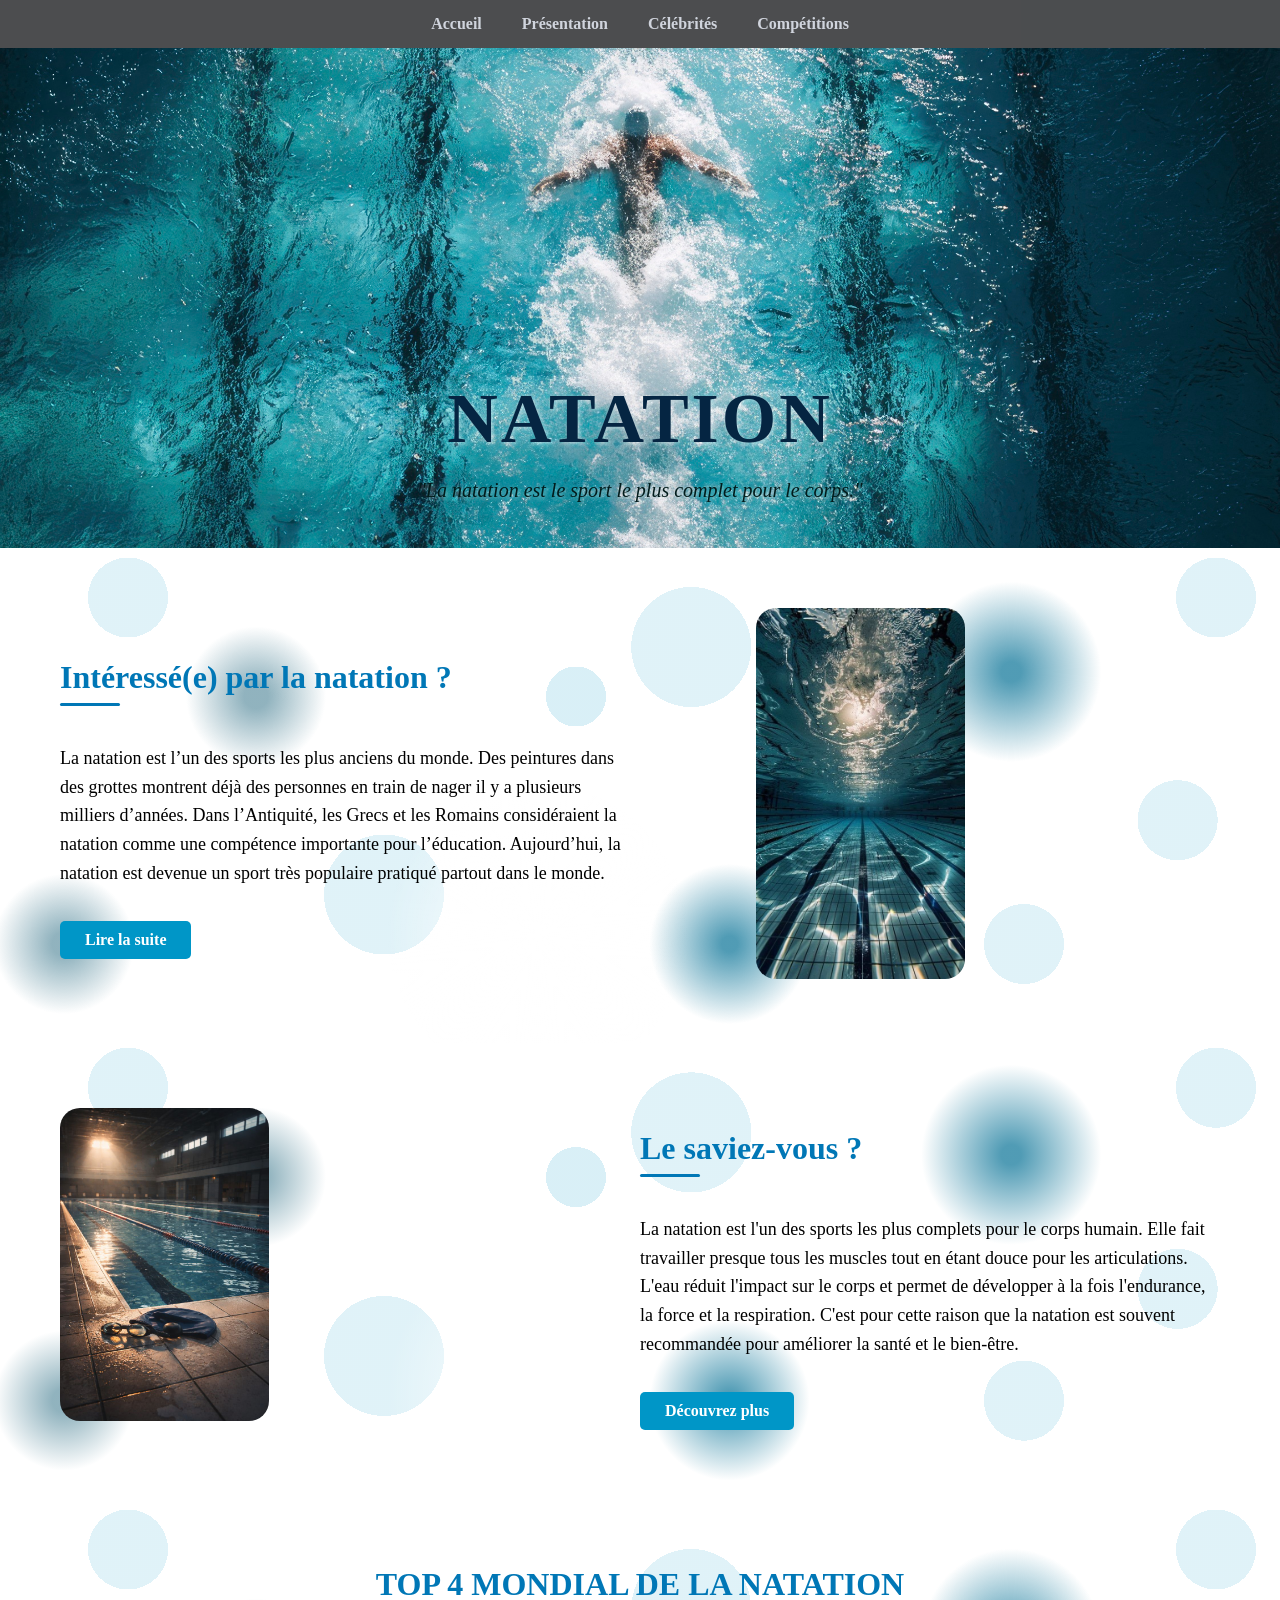
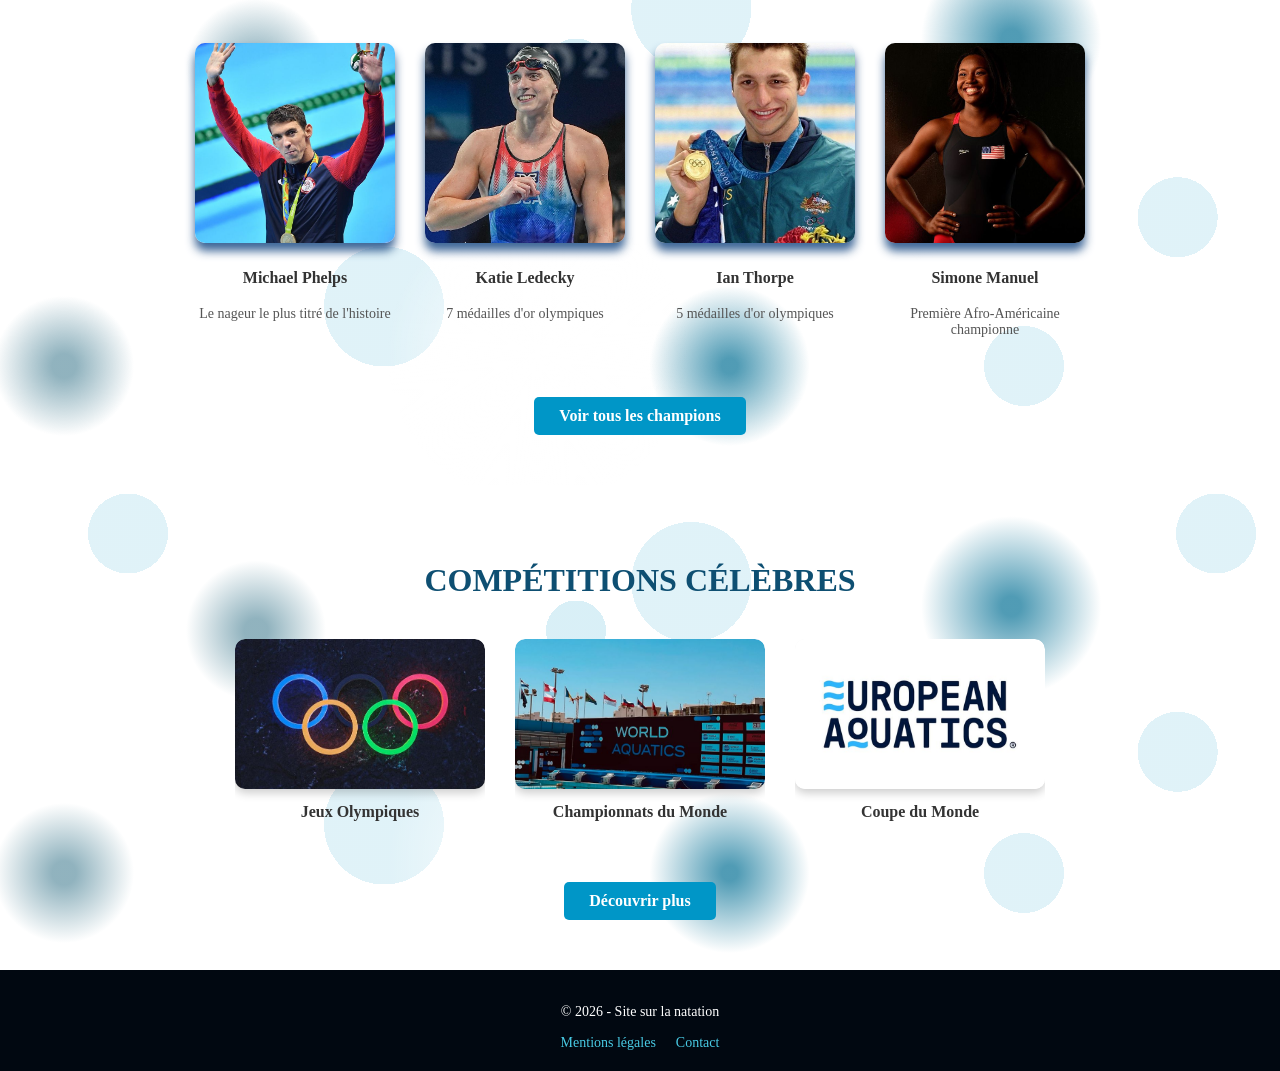
<file: index.html>
<!DOCTYPE html>
<html lang="fr">
<head>
  <meta charset="UTF-8">
  <meta name="viewport" content="width=device-width, initial-scale=1.0">
  <title>Natation - Le sport complet</title>
  <link rel="stylesheet" href="style.css">
</head>
<body>

<header>
  <nav>
    <ul>
      <li><a href="index.html">Accueil</a></li>
      <li><a href="presentation.html">Présentation</a></li>
      <li><a href="celebrites.html">Célébrités</a></li>
      <li><a href="competitions.html">Compétitions</a></li>
    </ul>
  </nav>
</header>

<div class="photo">
  <img src="un.jpg" alt="Natation">
</div>

<div class="titre-principal">
  <h1>NATATION</h1>
  <p class="citation">"La natation est le sport le plus complet pour le corps."</p>
</div>


<div class="why bulles">
  <div class="why-texte">
    <h2 class="titre-avec-barre">Intéressé(e) par la natation ?</h2>
    <p>
      La natation est l’un des sports les plus anciens du monde. 
      Des peintures dans des grottes montrent déjà des personnes en train de nager il y a plusieurs milliers d’années. Dans l’Antiquité, les Grecs et les Romains considéraient la natation comme une compétence importante pour l’éducation. Aujourd’hui, la natation est devenue un sport très populaire pratiqué partout dans le monde.
    </p>
    <a href="presentation.html" class="bouton">Lire la suite</a>
  </div>
  <div class="why-image">
    <img src="deux.jpg" alt="eau">
  </div>
</div>

<div class="saviez bulles">
  <div class="saviez-image">
    <img src="trois.jpg" alt="bien-être natation">
  </div>
  <div class="saviez-texte">
    <h2 class="titre-avec-barre">Le saviez-vous ?</h2>
    <p>
      La natation est l'un des sports les plus complets pour le corps humain.
      Elle fait travailler presque tous les muscles tout en étant douce pour les articulations.
      L'eau réduit l'impact sur le corps et permet de développer à la fois l'endurance, 
      la force et la respiration. C'est pour cette raison que la natation est souvent 
      recommandée pour améliorer la santé et le bien-être.
    </p>
    <a href="presentation.html#saviez" class="bouton">Découvrez plus</a>
  </div>
</div>

<div class="accueil-celebrites bulles">
  <h2>TOP 4 MONDIAL DE LA NATATION</h2>
  <div class="grille-celebrites">
    
    <a href="celebrites.html#phelps" class="celeb">
      <img src="quatre.jpg" alt="Michael Phelps">
      <p class="nom">Michael Phelps</p>
      <p class="texte-celeb">Le nageur le plus titré de l'histoire</p>
    </a>

    <a href="celebrites.html#Katie" class="celeb">
      <img src="cinq.jpg" alt="Katie Ledecky">
      <p class="nom">Katie Ledecky</p>
      <p class="texte-celeb">7 médailles d'or olympiques</p>
    </a>

    <a href="celebrites.html#ian" class="celeb">
      <img src="six.jpg" alt="Ian Thorpe">
      <p class="nom">Ian Thorpe</p>
      <p class="texte-celeb">5 médailles d'or olympiques</p>
    </a>

    <a href="celebrites.html#simone" class="celeb">
      <img src="sept.jpg" alt="Simone Manuel">
      <p class="nom">Simone Manuel</p>
      <p class="texte-celeb">Première Afro-Américaine championne</p>
    </a>

  </div>
  <a href="celebrites.html" class="bouton">Voir tous les champions</a>
</div>

<div class="accueil-competitions bulles">
  <h2>COMPÉTITIONS CÉLÈBRES</h2>
  <div class="competitions-container">

    <a href="competitions.html#jo" class="compet">
      <img src="huit.jpg" alt="Jeux Olympiques">
      <p class="nom">Jeux Olympiques</p>
      <div class="flou-flou">
        <p>Découvrez les dernières actualités des Jeux Olympiques</p>
      </div>
    </a>

    <a href="competitions.html#monde" class="compet">
      <img src="neuf.jpg" alt="Championnats du Monde">
      <p class="nom">Championnats du Monde</p>
      <div class="flou-flou">
        <p>Suivez les championnats du monde de natation</p>
      </div>
    </a>

    <a href="competitions.html#coupe" class="compet">
      <img src="dix.jpg" alt="Coupe du Monde">
      <p class="nom">Coupe du Monde</p>
      <div class="flou-flou">
        <p>Le circuit international de natation</p>
      </div>
    </a>

  </div>
  <a href="competitions.html" class="bouton">Découvrir plus</a>
</div>

<footer>
  <div class="footer1">
    <p>© 2026 - Site sur la natation</p>
    <div class="footer-liens">
      <a href="mentions.html">Mentions légales</a>
      <a href="contact.html">Contact</a>
    </div>
  </div>
</footer>
</body>
</html>
</file>
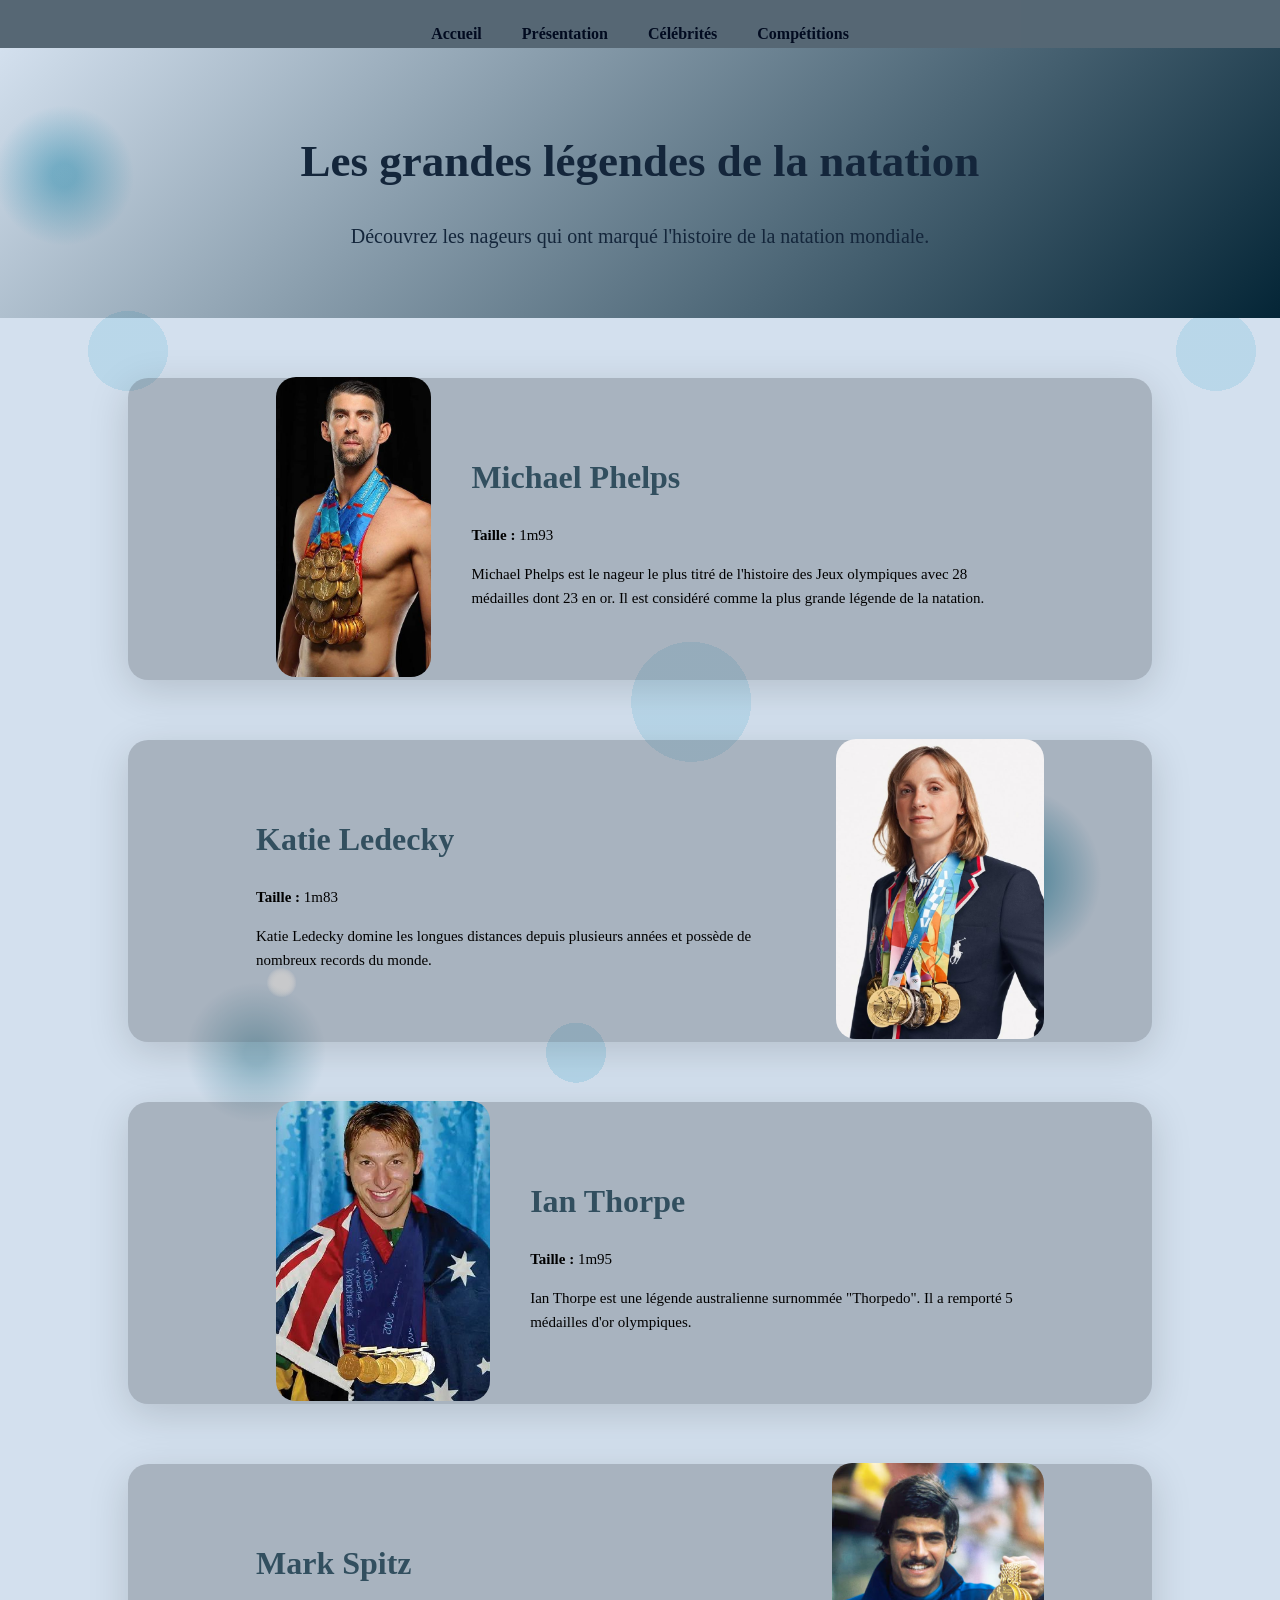
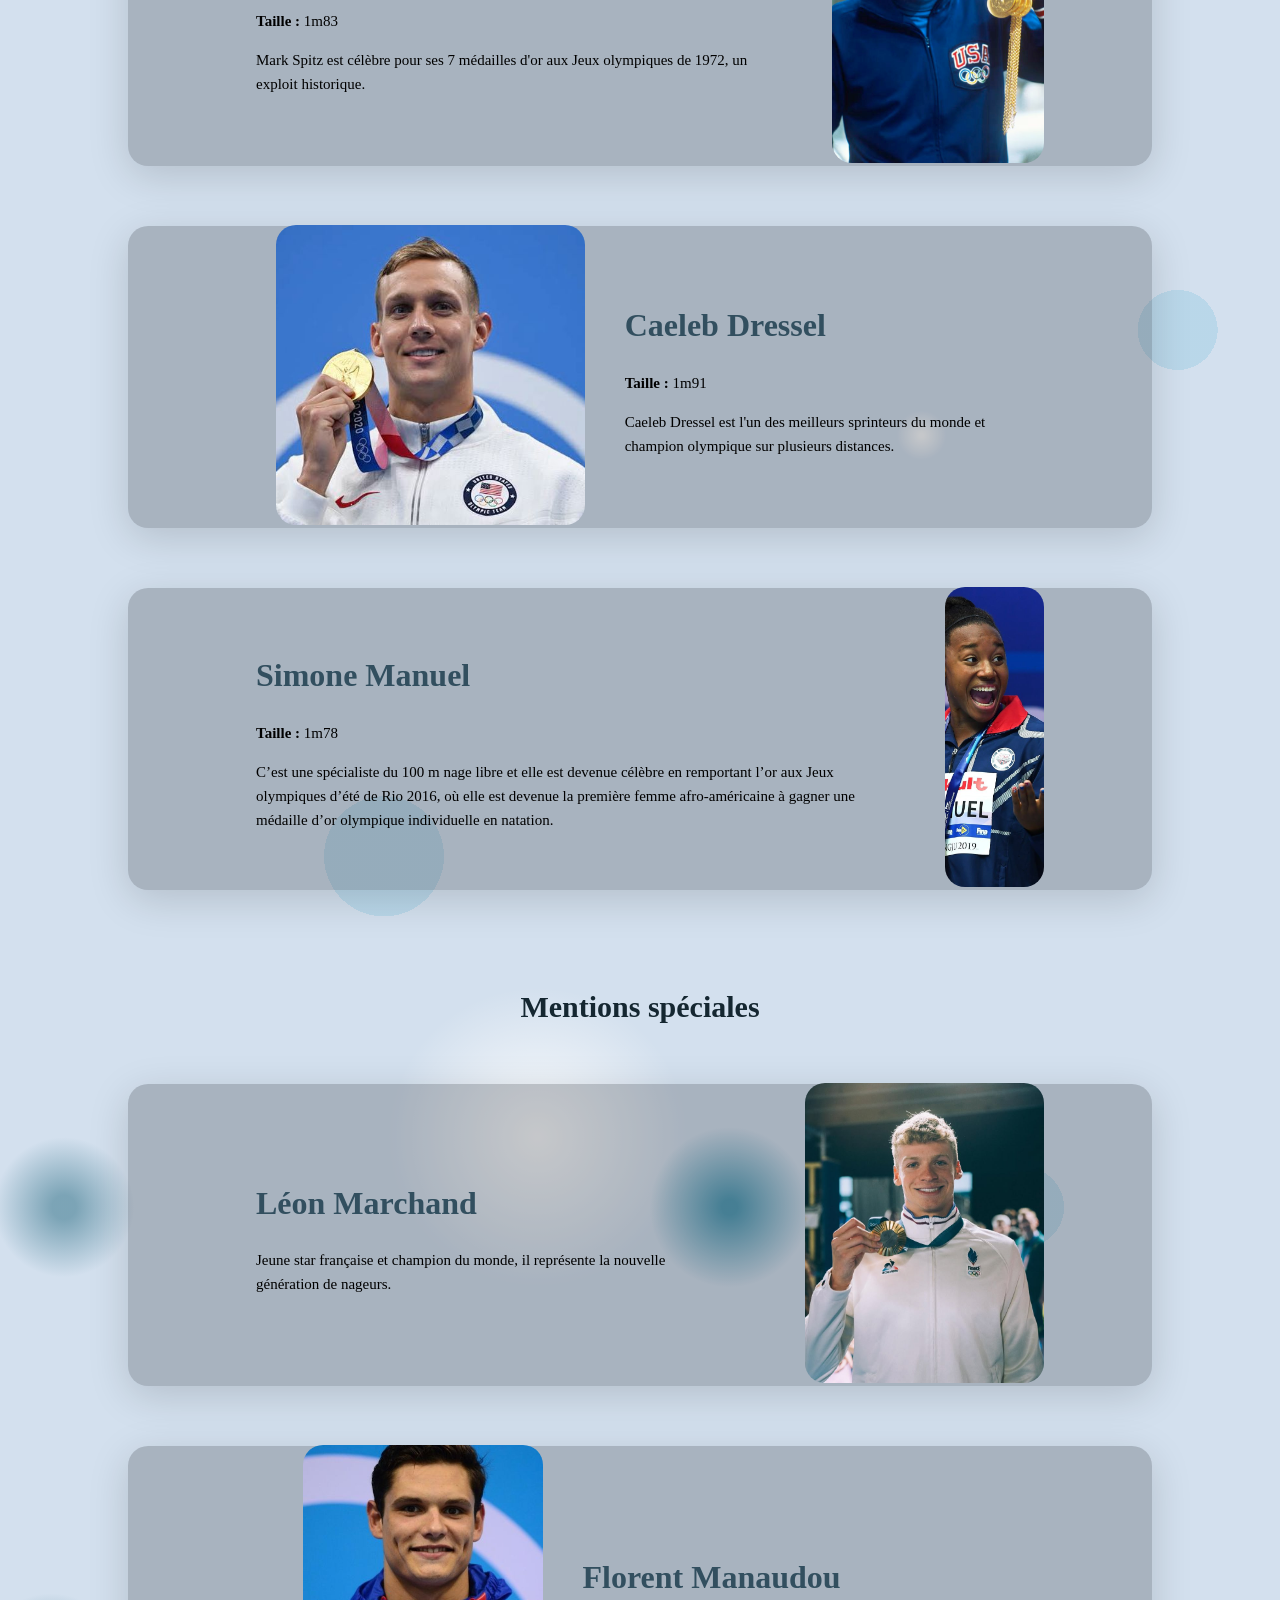
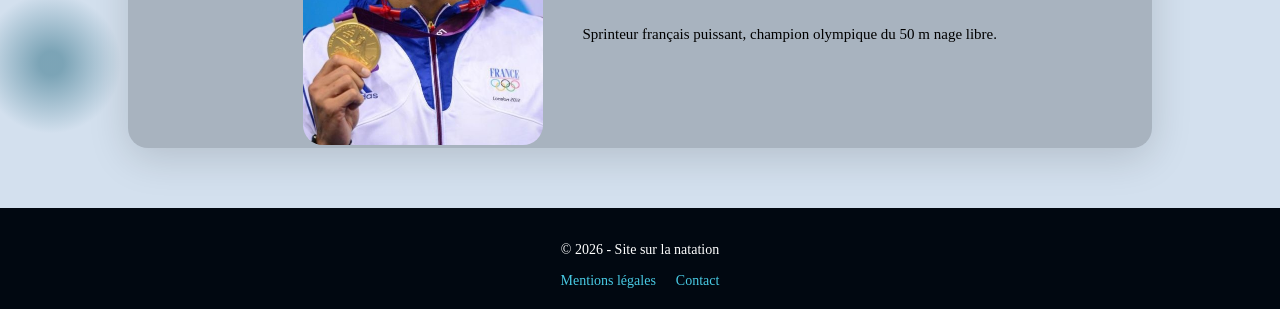
<file: celebrites.html>
<!DOCTYPE html>
<html lang="fr">

<head>
<meta charset="UTF-8">
<title>Célébrités de la Natation</title>
<link rel="stylesheet" href="Style3.css">
</head>

<body class="bulles">

<header>
<nav>
<h1 class="logo"></h1>
<ul>

<li><a href="index.html">Accueil</a></li>
<li><a href="presentation.html">Présentation</a></li>
<li><a href="celebrites.html">Célébrités</a></li>
<li><a href="competitions.html">Compétitions</a></li>

</ul>
</nav>
</header>

<section class="hero">

<h2>Les grandes légendes de la natation</h2>

<p>
Découvrez les nageurs qui ont marqué l'histoire de la natation mondiale.
</p>

</section>

<section class="celebrite" id="phelps">

<div class="image">
<img src="dixneuf.jpg" alt="Michael Phelps">
</div>

<div class="texte">

<h2>Michael Phelps</h2>

<p><strong>Taille :</strong> 1m93</p>

<p>
Michael Phelps est le nageur le plus titré de l'histoire des Jeux olympiques
avec 28 médailles dont 23 en or. Il est considéré comme la plus grande
légende de la natation.
</p>

</div>

</section>

<section class="celebrite inverse" id="Katie">

<div class="image">
<img src="vingt.jpg" alt="Katie Ledecky">
</div>

<div class="texte">

<h2>Katie Ledecky</h2>

<p><strong>Taille :</strong> 1m83</p>

<p>
Katie Ledecky domine les longues distances depuis plusieurs années
et possède de nombreux records du monde.
</p>

</div>

</section>

<section class="celebrite" id="ian">

<div class="image">
<img src="vingtetun.jpg" alt="Ian Thorpe">
</div>

<div class="texte">

<h2>Ian Thorpe</h2>

<p><strong>Taille :</strong> 1m95</p>

<p>
Ian Thorpe est une légende australienne surnommée "Thorpedo".
Il a remporté 5 médailles d'or olympiques.
</p>

</div>

</section>

<section class="celebrite inverse" id="Mark">

<div class="image">
<img src="vingtdeux.jpg" alt="Mark Spitz">
</div>

<div class="texte">

<h2>Mark Spitz</h2>

<p><strong>Taille :</strong> 1m83</p>

<p>
Mark Spitz est célèbre pour ses 7 médailles d'or aux Jeux olympiques de 1972,
un exploit historique.
</p>

</div>

</section>

<section class="celebrite" id="Caeleb">

<div class="image">
<img src="vingttrois.jpg" alt="Caeleb Dressel">
</div>

<div class="texte">

<h2>Caeleb Dressel</h2>

<p><strong>Taille :</strong> 1m91</p>

<p>
Caeleb Dressel est l'un des meilleurs sprinteurs du monde
et champion olympique sur plusieurs distances.
</p>

</div>

</section>

<section class="celebrite" id="simone">
<div class="texte">

<h2>Simone Manuel</h2>

<p><strong>Taille :</strong> 1m78</p>

<p>
C’est une spécialiste du 100 m nage libre et elle est devenue célèbre en remportant l’or aux Jeux olympiques d’été de Rio 2016, où elle est devenue la première femme afro-américaine à gagner une médaille d’or olympique individuelle en natation.
</p>

</div>
<div class="image">
<img src="vingtquatre.jpg" alt="Simone">
</div>

</section>


<section class="titre-section">

<h2>Mentions spéciales</h2>

</section>

<section class="celebrite inverse">

<div class="image">
<img src="vingtcinq.jpg">
</div>

<div class="texte">

<h2>Léon Marchand</h2>

<p>
Jeune star française et champion du monde,
il représente la nouvelle génération de nageurs.
</p>

</div>

</section>

<section class="celebrite">

<div class="image">
<img src="vingtsix.jpg">
</div>

<div class="texte">

<h2>Florent Manaudou</h2>

<p>
Sprinteur français puissant, champion olympique du 50 m nage libre.
</p>

</div>

</section>


<footer>
  <div class="footer1">
    <p>© 2026 - Site sur la natation</p>
    <div class="footer-liens">
      <a href="mentions.html">Mentions légales</a>
      <a href="contact.html">Contact</a>
    </div>
  </div>
</footer>
</body>
</html>
</file>
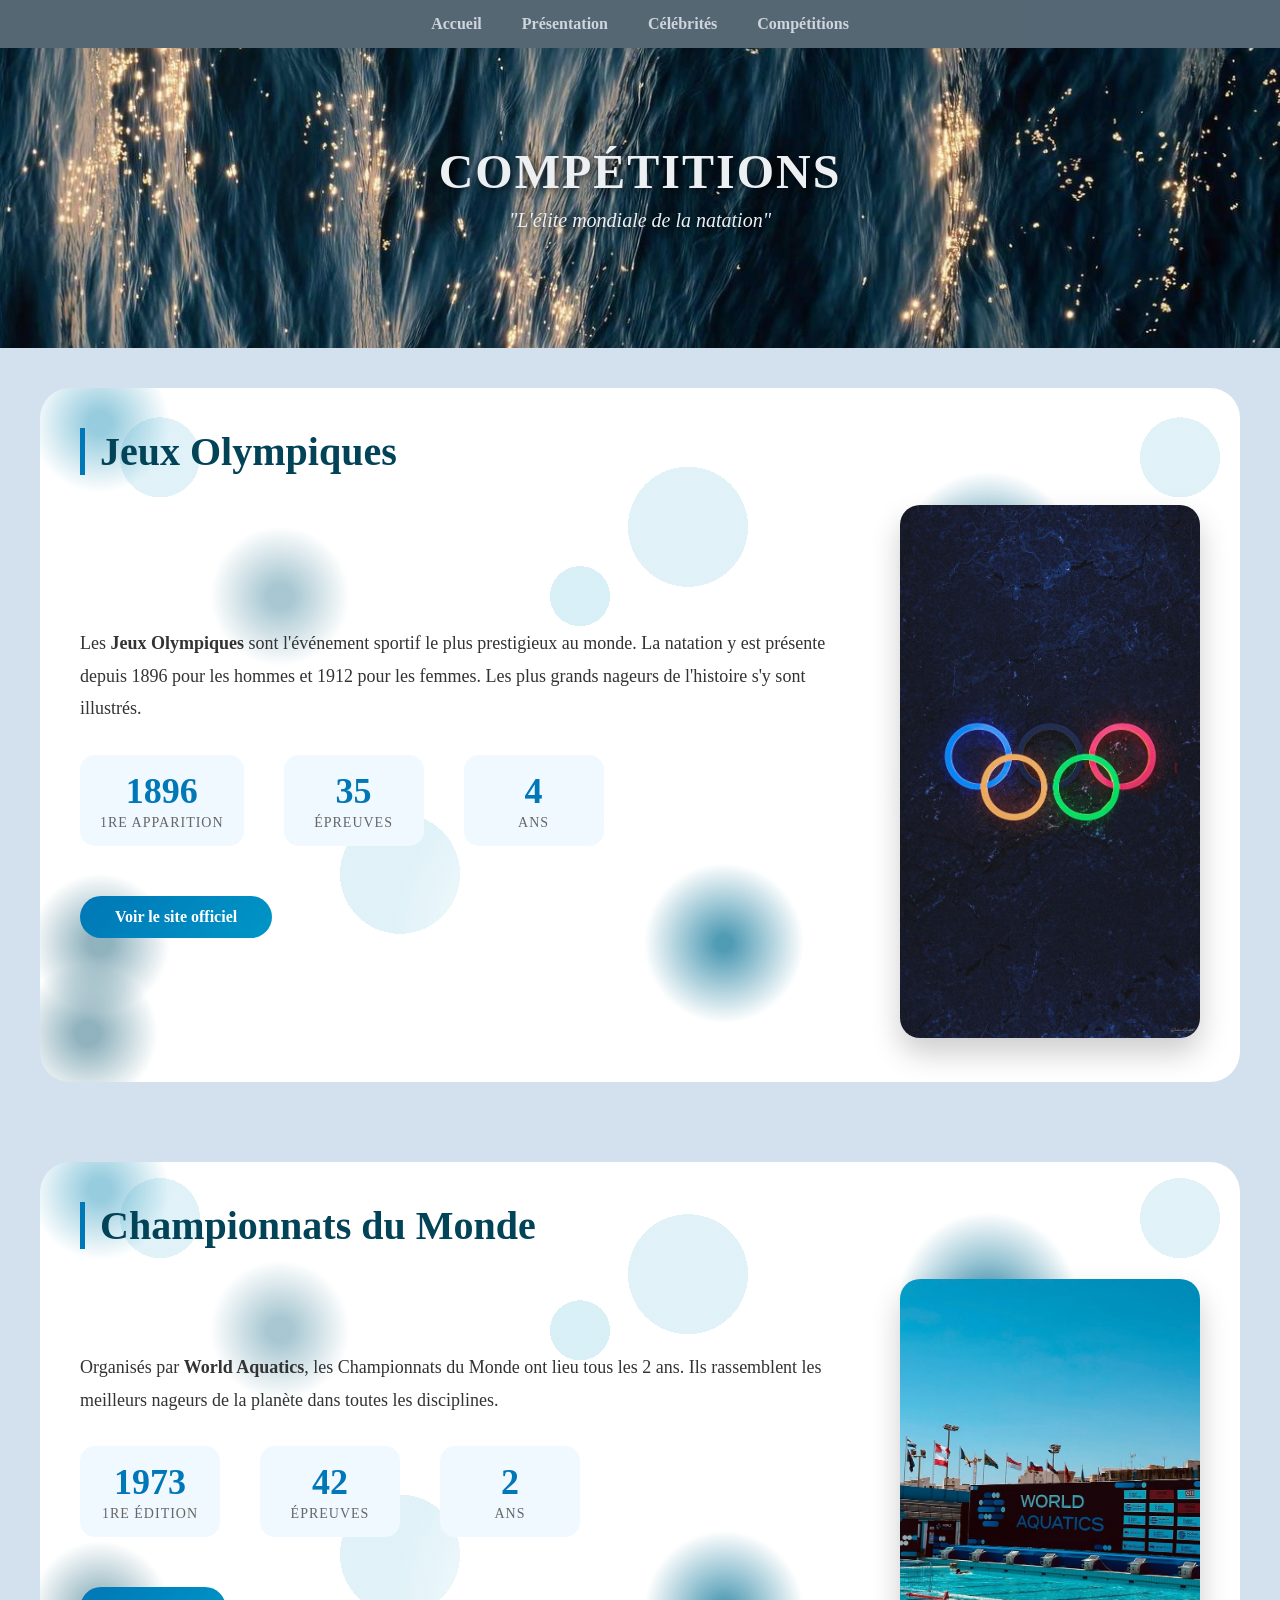
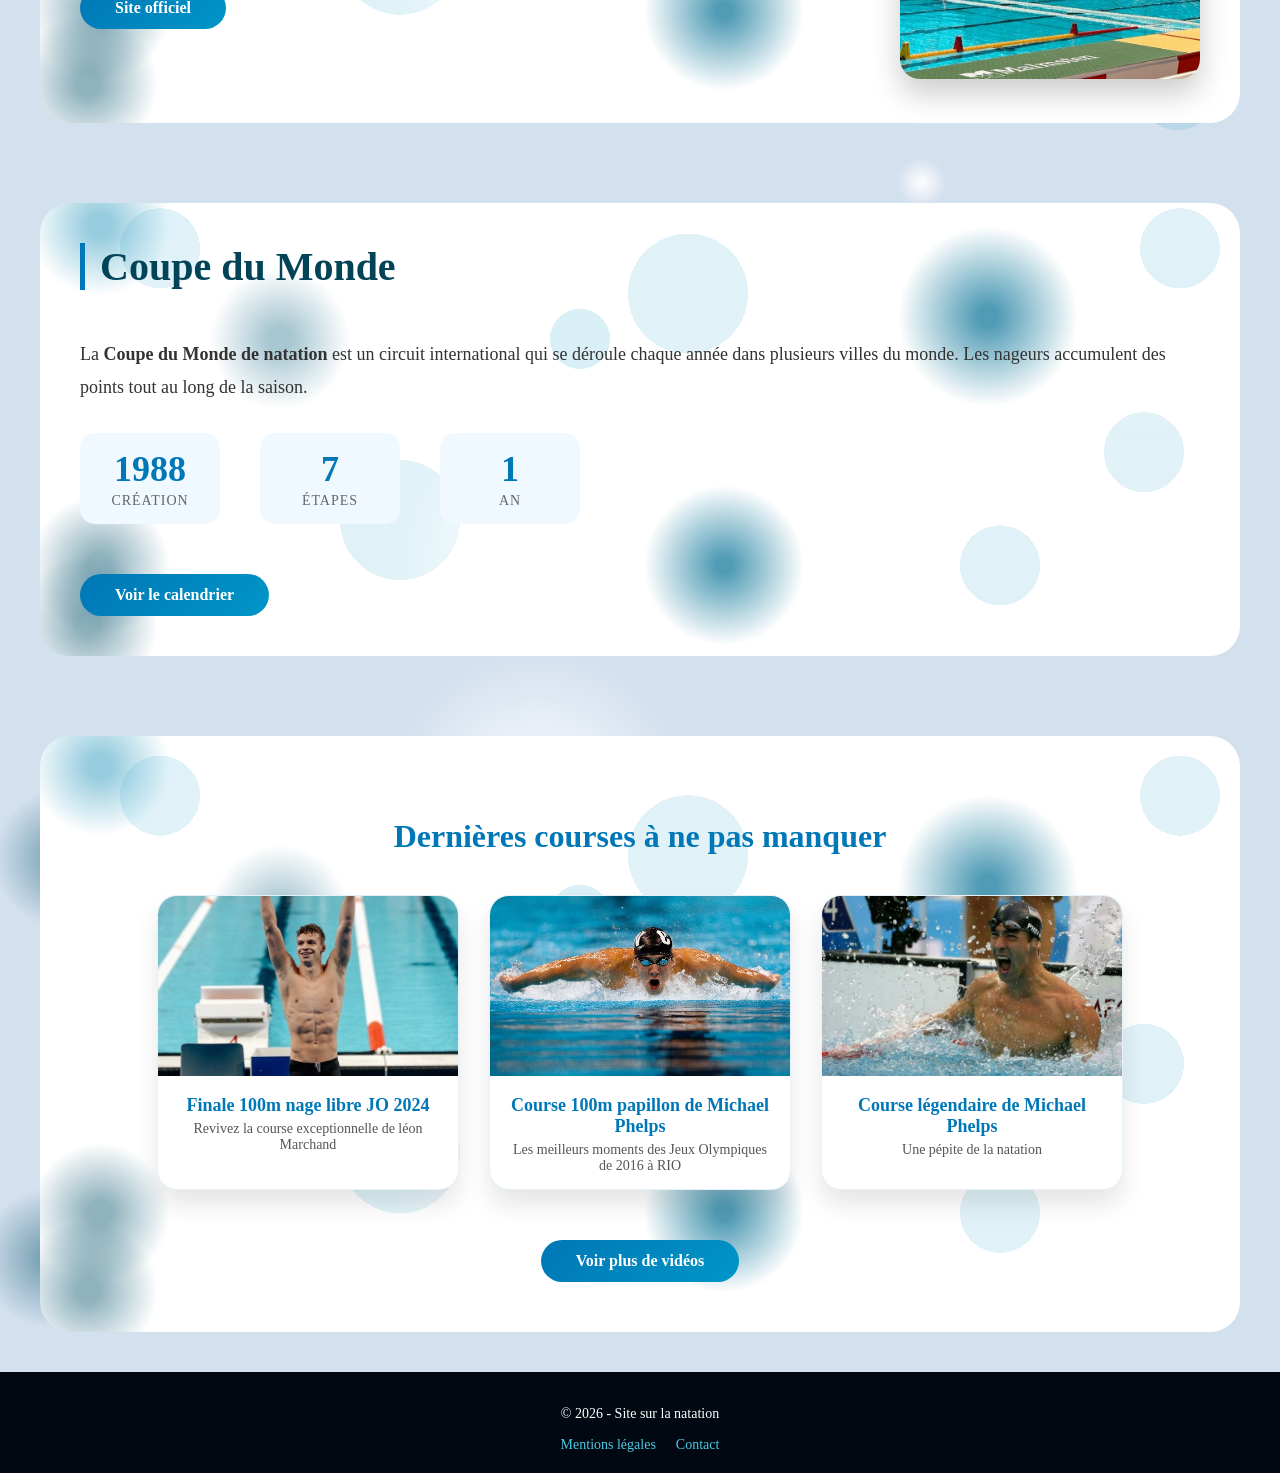
<file: competitions.html>
<!DOCTYPE html>
<html lang="fr">
<head>
  <meta charset="UTF-8">
  <meta name="viewport" content="width=device-width, initial-scale=1.0">
  <title>Compétitions de natation</title>
  <link rel="stylesheet" href="style4.css">
</head>
<body class="bulles">

<header>
  <nav>
    <ul>
      <li><a href="index.html">Accueil</a></li>
      <li><a href="presentation.html">Présentation</a></li>
      <li><a href="celebrites.html">Célébrités</a></li>
      <li><a href="competitions.html" class="actif">Compétitions</a></li>
    </ul>
  </nav>
</header>

<div class="photo-haut" style="height: 300px;">
  <img src="vingtsept.jpg" alt="Compétition de natation">
  <div class="titre-haut">
    <h1>COMPÉTITIONS</h1>
    <p class="citation">"L'élite mondiale de la natation"</p>
  </div>
</div>

<main class="page-competitions">

  <section id="jo" class="section-competition bulles">
    <h2 class="titre-competition">Jeux Olympiques</h2>
    
    <div class="contenu-competition">
      <div class="texte-competition">
        <p>
          Les <strong>Jeux Olympiques</strong> sont l'événement sportif le plus prestigieux au monde. 
          La natation y est présente depuis 1896 pour les hommes et 1912 pour les femmes.
          Les plus grands nageurs de l'histoire s'y sont illustrés.
        </p>
        <div class="stats-competition">
          <div class="stat">
            <span class="chiffre-stat">1896</span>
            <span class="label-stat">1re apparition</span>
          </div>
          <div class="stat">
            <span class="chiffre-stat">35</span>
            <span class="label-stat">épreuves</span>
          </div>
          <div class="stat">
            <span class="chiffre-stat">4</span>
            <span class="label-stat">ans</span>
          </div>
        </div>
        <a href="https://www.olympics.com/fr/sports/natation/" target="_blank" class="bouton-competition">Voir le site officiel</a>
      </div>
      <div class="image-competition petit">
        <img src="huit.jpg" alt="Piscine olympique" >
      </div>
    </div>
  </section>

  <section id="monde" class="section-competition bulles">
    <h2 class="titre-competition">Championnats du Monde</h2>
    
    <div class="contenu-competition reverse">
      <div class="image-competition petit">
        <img src="neuf.jpg" alt="Championnats du Monde">
      </div>
      <div class="texte-competition">
        <p>
          Organisés par <strong>World Aquatics</strong>, les Championnats du Monde ont lieu tous les 2 ans.
          Ils rassemblent les meilleurs nageurs de la planète dans toutes les disciplines.
        </p>
        <div class="stats-competition">
          <div class="stat">
            <span class="chiffre-stat">1973</span>
            <span class="label-stat">1re édition</span>
          </div>
          <div class="stat">
            <span class="chiffre-stat">42</span>
            <span class="label-stat">épreuves</span>
          </div>
          <div class="stat">
            <span class="chiffre-stat">2</span>
            <span class="label-stat">ans</span>
          </div>
        </div>
        <a href="https://www.worldaquatics.com/" target="_blank" class="bouton-competition">Site officiel</a>
      </div>
    </div>
  </section>

  <section id="coupe" class="section-competition bulles">
    <h2 class="titre-competition">Coupe du Monde</h2>
    
    <div class="contenu-competition">
      <div class="texte-competition">
        <p>
          La <strong>Coupe du Monde de natation</strong> est un circuit international qui se déroule 
          chaque année dans plusieurs villes du monde. Les nageurs accumulent des points 
          tout au long de la saison.
        </p>
        <div class="stats-competition">
          <div class="stat">
            <span class="chiffre-stat">1988</span>
            <span class="label-stat">création</span>
          </div>
          <div class="stat">
            <span class="chiffre-stat">7</span>
            <span class="label-stat">étapes</span>
          </div>
          <div class="stat">
            <span class="chiffre-stat">1</span>
            <span class="label-stat">an</span>
          </div>
        </div>
        <a href="https://www.worldaquatics.com/competitions/world-cup" target="_blank" class="bouton-competition">Voir le calendrier</a>
      </div>
    </div>
  </section>

  <section class="conteneur-video bulles">
    <h3>Dernières courses à ne pas manquer</h3>
    <div class="grille-video">
      
      <a href="videoprojectone.mp4" target="_blank" class="carte-video">
        <img src="vingthuit.jpg" alt="Finale 100m nage libre">
        <h4>Finale 100m nage libre JO 2024</h4>
        <p>Revivez la course exceptionnelle de léon Marchand</p>
      </a>

      <a href="videoprojecttwo.mp4" target="_blank" class="carte-video">
        <img src="vingtneuf.jpg" alt="Record du monde 200m papillon">
        <h4>Course 100m papillon de Michael Phelps</h4>
        <p>Les meilleurs moments des Jeux Olympiques de 2016 à RIO</p>
      </a>

      <a href="videoprojectthree.mp4" target="_blank" class="carte-video">
        <img src="trente.jpg" alt="Coupe du Monde">
        <h4>Course légendaire de Michael Phelps</h4>
        <p>Une pépite de la natation</p>
      </a>

    </div>
    <a href="https://www.youtube.com/results?search_query=natation+competition" target="_blank" class="bouton-video">Voir plus de vidéos</a>
  </section>

</main>

<footer>
  <div class="footer1">
    <p>© 2026 - Site sur la natation</p>
    <div class="footer-liens">
      <a href="mentions.html">Mentions légales</a>
      <a href="contact.html">Contact</a>
    </div>
  </div>
</footer>

</body>
</html>
</file>
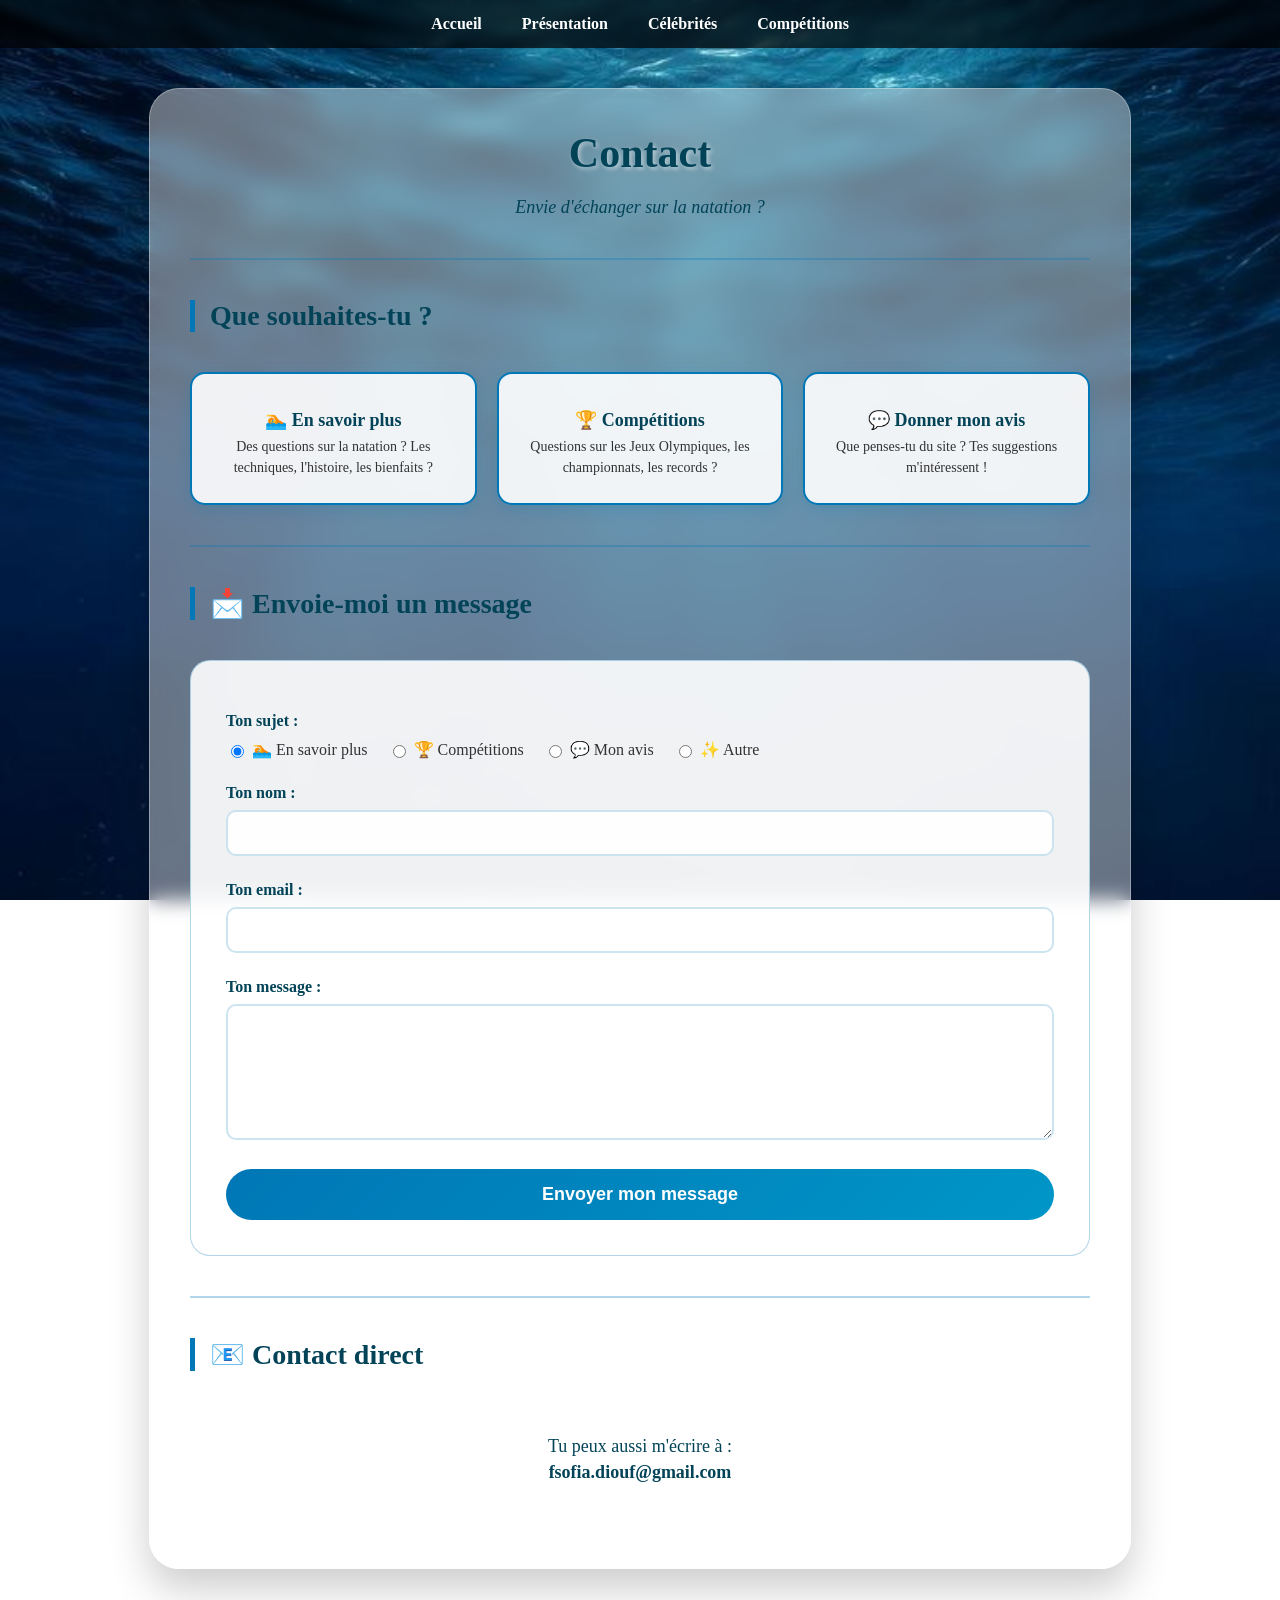
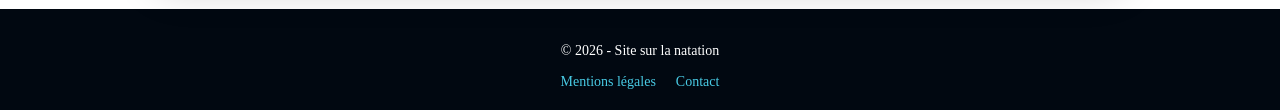
<file: contact.html>
<!DOCTYPE html>
<html lang="en">
<head>
  <meta charset="UTF-8">
  <title>Contact - Natation</title>
  <link rel="stylesheet" href="style6.css">
</head>
<body class="page-avec-fond">

<header>
  <nav>
    <ul>
      <li><a href="index.html">Accueil</a></li>
      <li><a href="presentation.html">Présentation</a></li>
      <li><a href="celebrites.html">Célébrités</a></li>
      <li><a href="competitions.html">Compétitions</a></li>
    </ul>
  </nav>
</header>

<main class="bloc-contact">
  
  <h1>Contact</h1>
  <p class="sous-titre"><i>Envie d'échanger sur la natation ?</i></p>

  <hr class="separateur">

  <h2 class="titre-section">Que souhaites-tu ?</h2>

  <div class="grille-options">
    <div class="carte-option">
      <h3>🏊 En savoir plus</h3>
      <p>Des questions sur la natation ? Les techniques, l'histoire, les bienfaits ?</p>
    </div>
    <div class="carte-option">
      <h3>🏆 Compétitions</h3>
      <p>Questions sur les Jeux Olympiques, les championnats, les records ?</p>
    </div>
    <div class="carte-option">
      <h3>💬 Donner mon avis</h3>
      <p>Que penses-tu du site ? Tes suggestions m'intéressent !</p>
    </div>
  </div>

  <hr class="separateur">

  <h2 class="titre-section">📩 Envoie-moi un message</h2>

  <form action="mailto:fsofia.diouf@gmail.com" method="post" enctype="text/plain" class="formulaire-contact">
    
    <div class="groupe-radio">
      <p class="label-groupe"><strong>Ton sujet :</strong></p>
      <div class="options-radio">
        <label class="radio-label">
          <input type="radio" name="sujet" value="En savoir plus" checked> 🏊 En savoir plus
        </label>
        <label class="radio-label">
          <input type="radio" name="sujet" value="Compétitions"> 🏆 Compétitions
        </label>
        <label class="radio-label">
          <input type="radio" name="sujet" value="Avis"> 💬 Mon avis
        </label>
        <label class="radio-label">
          <input type="radio" name="sujet" value="Autre"> ✨ Autre
        </label>
      </div>
    </div>
    
    <div class="champ-formulaire">
      <label for="nom"><strong>Ton nom :</strong></label>
      <input type="text" id="nom" name="nom" required>
    </div>
    
    <div class="champ-formulaire">
      <label for="email"><strong>Ton email :</strong></label>
      <input type="email" id="email" name="email" required>
    </div>
    
    <div class="champ-formulaire">
      <label for="message"><strong>Ton message :</strong></label>
      <textarea id="message" name="message" rows="6" required></textarea>
    </div>
    
    <button type="submit" class="bouton-envoi">Envoyer mon message</button>
    
  </form>

  <hr class="separateur">

  <h2 class="titre-section">📧 Contact direct</h2>
  <div class="email-direct">
    <p>Tu peux aussi m'écrire à :</p>
    <p class="email-adresse"><strong>fsofia.diouf@gmail.com</strong></p>
  </div>

</main>

<footer>
  <div class="footer1">
    <p>© 2026 - Site sur la natation</p>
    <div class="footer-liens">
      <a href="mentions.html">Mentions légales</a>
      <a href="contact.html">Contact</a>
    </div>
  </div>
</footer>

</body>
</html>
</file>
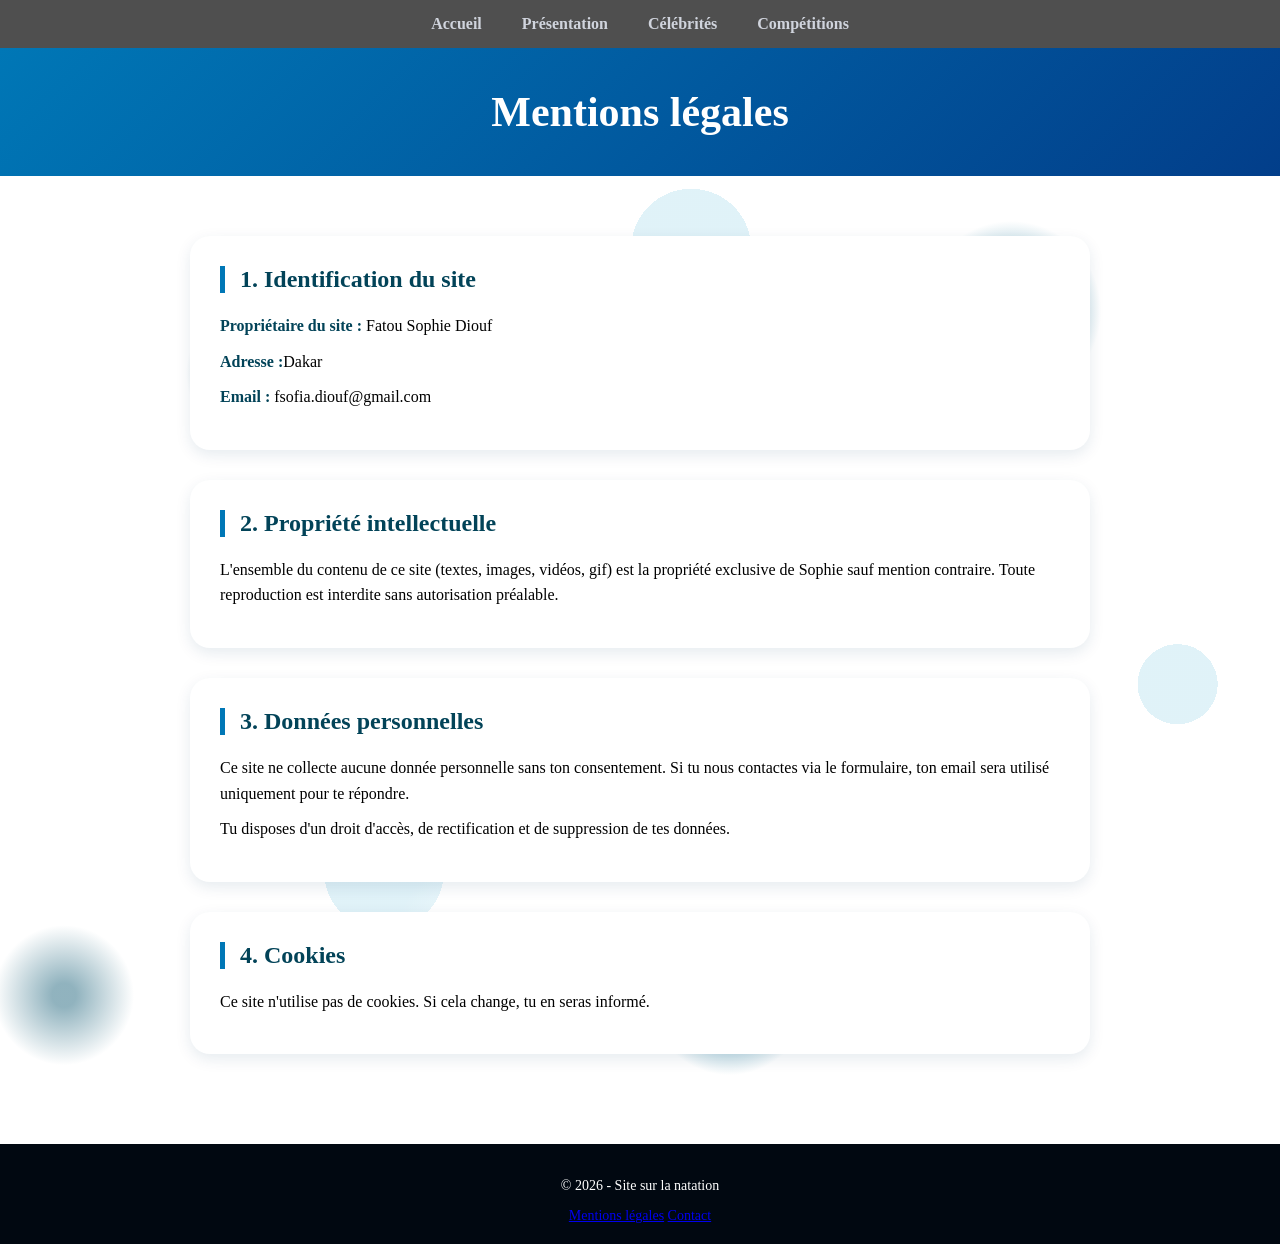
<file: Mentions.html>
<!DOCTYPE html>
<html lang="fr">
<head>
  <meta charset="UTF-8">
  <meta name="viewport" content="width=device-width, initial-scale=1.0">
  <title>Mentions légales - Natation</title>
  <link rel="stylesheet" href="style.css">
</head>
<body class="bulles">

<header>
  <nav>
    <ul>
      <li><a href="index.html">Accueil</a></li>
      <li><a href="presentation.html">Présentation</a></li>
      <li><a href="celebrites.html">Célébrités</a></li>
      <li><a href="competitions.html">Compétitions</a></li>
    </ul>
  </nav>
</header>

<div class="page-titre">
  <h1>Mentions légales</h1>
</div>

<main class="presentation mentions-container">

  <section class="mentions-section">
    <h2>1. Identification du site</h2>
    
    <p><strong>Propriétaire du site :</strong> Fatou Sophie Diouf</p>
    <p><strong>Adresse :</strong>Dakar</p>
    <p><strong>Email :</strong> fsofia.diouf@gmail.com</p>
  </section>

  <section class="mentions-section">
    <h2>2. Propriété intellectuelle</h2>
    
    <p>L'ensemble du contenu de ce site (textes, images, vidéos, gif) est la propriété exclusive de Sophie sauf mention contraire. Toute reproduction est interdite sans autorisation préalable.</p>
  </section>

  <section class="mentions-section">
    <h2>3. Données personnelles</h2>
    
    <p>Ce site ne collecte aucune donnée personnelle sans ton consentement. Si tu nous contactes via le formulaire, ton email sera utilisé uniquement pour te répondre.</p>
    
    <p>Tu disposes d'un droit d'accès, de rectification et de suppression de tes données.</p>
  </section>

  <section class="mentions-section">
    <h2>4. Cookies</h2>
    
    <p>Ce site n'utilise pas de cookies. Si cela change, tu en seras informé.</p>
  </section>

</main>

<footer>
  <div class="footer-content">
    <p>© 2026 - Site sur la natation</p>
    <div class="footer-links">
      <a href="mentions.html">Mentions légales</a>
      <a href="contact.html">Contact</a>
    </div>
  </div>
</footer>

</body>
</html>
</file>
<file: style.css>
body {
  margin: 0;
  font-family: Georgia, 'Times New Roman', Times, serif;
  background: #f4f9ff;
}

header {
  background: #000000b0;
  padding: 15px;
  position: sticky;
  top: 0;
  z-index: 1000;
}

nav ul {
  display: flex;
  justify-content: center;
  list-style: none;
  padding: 0;
  margin: 0;
}

nav li {
  margin: 0 20px;
}

nav a {
  color: rgb(208, 212, 221);
  text-decoration: none;
  font-weight: bold;
}

nav a:hover {
  color: #3c6c75;
}

.photo {
  width: 100%;
  height: 500px;
  overflow: hidden;
}

.photo img {
  width: 100%;
  height: 100%;
  object-fit: cover;
}

.titre-principal {
  position: absolute;
  top: 50%;
  left: 50%;
  transform: translate(-50%, -50%);
  text-align: center;
  color: rgb(5, 37, 66);
  z-index: 10;
  text-shadow: 2px 2px 4px rgba(255, 255, 255, 0.5);
}

.titre-principal h1 {
  font-size: 70px;
  margin: 0;
  letter-spacing: 3px;
  font-family: Georgia, 'Times New Roman', Times, serif;
}

.citation {
  font-style: italic;
  font-size: 20px;
  color: rgb(2, 27, 27);
  margin-top: 20px;
}

.titre-avec-barre {
  position: relative;
  display: inline-block;
  padding-bottom: 10px;
  margin-bottom: 20px;
}

.titre-avec-barre::after {
  content: '';
  position: absolute;
  bottom: 0;
  left: 0;
  width: 60px;
  height: 3px;
  background-color: #0077b6;
  border-radius: 2px;
}

.bulles {
  background-color: white;
  background-image:
    radial-gradient(circle at 20% 30%, rgba(45, 110, 132, 0.525) 12px, transparent 70px),
    radial-gradient(circle at 22% 28%, rgba(255,255,255,0.9) 3px, transparent 15px),
    radial-gradient(circle at 5% 80%, rgba(45, 110, 132, 0.525) 12px, transparent 70px),
    radial-gradient(circle at 22% 28%, rgba(255,255,255,0.9) 3px, transparent 15px),
    radial-gradient(circle at 79% 25%, rgba(69, 149, 176, 0.936) 10px, transparent 90px),
    radial-gradient(circle at 72% 58%, rgba(255,255,255,0.9) 2px, transparent 25px),
    radial-gradient(circle at 57% 80%, rgba(69, 149, 176, 0.936) 8px, transparent 80px),
    radial-gradient(circle at 42% 78%, rgba(255,255,255,0.9) 2px, transparent 150px),
    radial-gradient(circle at 45% 30%, rgba(0,150,199,0.15) 30px, transparent 11px),
    radial-gradient(circle at 30% 70%, rgba(0,150,199,0.12) 60px, transparent 9px),
    radial-gradient(circle at 54% 20%, rgba(0,150,199,0.12) 60px, transparent 9px),
    radial-gradient(circle at 95% 10%, rgba(0,150,199,0.12) 40px, transparent 7px),
    radial-gradient(circle at 92% 55%, rgba(0,150,199,0.12) 40px, transparent 7px),
    radial-gradient(circle at 10% 10%, rgba(0,150,199,0.12) 40px, transparent 7px),
    radial-gradient(circle at 80% 80%, rgba(0,150,199,0.12) 40px, transparent 7px);
}

.why {
  display: flex;
  align-items: center;
  justify-content: space-between;
  padding: 60px;
}

.saviez {
  display: flex;
  align-items: center;
  justify-content: space-between;
  padding: 60px;
}

.why-texte, .saviez-texte {
  width: 50%;
}

.why-texte h2, .saviez-texte h2 {
  font-size: 32px;
  color: #0077b6;
}

.why-texte p, .saviez-texte p {
  font-size: 18px;
  line-height: 1.6;
}

.why-image, .saviez-image {
  width: 40%;
}

.why-image img, .saviez-image img {
  width: 45%;
  border-radius: 20px;
}

.bouton {
  display: inline-block;
  margin-top: 15px;
  padding: 10px 25px;
  background-color: #0096c7;
  color: white;
  text-decoration: none;
  border-radius: 5px;
  font-weight: bold;
  transition: background-color 0.3s ease;
}

.bouton:hover {
  background-color: #0077b6;
}

.accueil-celebrites {
  padding: 50px 20px;
  text-align: center;
}

.accueil-celebrites h2 {
  font-size: 32px;
  color: #0077b6;
  margin-bottom: 40px;
}

.grille-celebrites {
  display: flex;
  justify-content: center;
  gap: 30px;
  flex-wrap: nowrap;
  margin-bottom: 30px;
}

.celeb {
  flex: 1;
  max-width: 200px;
  text-decoration: none;
  color: inherit;
  display: flex;
  flex-direction: column;
  align-items: center;
  transition: transform 0.3s ease;
}

.celeb:hover {
  transform: scale(1.05);
}

.celeb img {
  width: 100%;
  height: 200px;
  object-fit: cover;
  border-radius: 10px;
  box-shadow: 0 8px 10px rgba(45, 89, 142, 0.922);
  margin-bottom: 10px;
}

.celeb .nom {
  font-weight: bold;
  color: #333;
  font-size: 16px;
  margin-bottom: 5px;
}

.texte-celeb {
  font-size: 14px;
  color: #555;
}

.accueil-competitions {
  padding: 50px 20px;
  text-align: center;
}

.accueil-competitions h2 {
  font-size: 32px;
  color: #0e4f72;
  margin-bottom: 40px;
}

.competitions-container {
  display: flex;
  justify-content: center;
  gap: 30px;
  flex-wrap: nowrap;
  margin-bottom: 30px;
}

.compet {
  flex: 1;
  max-width: 250px;
  position: relative;
  overflow: hidden;
  border-radius: 10px;
  cursor: pointer;
  text-decoration: none;
  color: inherit;
  display: block;
}

.compet img {
  width: 100%;
  height: 150px;
  object-fit: cover;
  border-radius: 10px;
  box-shadow: 0 4px 10px rgba(0,0,0,0.2);
  transition: transform 0.5s ease;
}

.compet:hover img {
  transform: scale(1.1);
}

.compet .nom {
  font-weight: bold;
  color: #333;
  font-size: 16px;
  margin-top: 10px;
}

.flou-flou {
  position: absolute;
  top: 0;
  left: 0;
  width: 100%;
  height: 100%;
  background: rgba(7, 29, 40, 0.9);
  color: white;
  display: flex;
  align-items: center;
  justify-content: center;
  text-align: center;
  padding: 20px;
  opacity: 0;
  transition: opacity 0.4s ease;
  border-radius: 10px;
  pointer-events: none;
}

.compet:hover .flou-flou {
  opacity: 1;
}

.flou-flou p {
  margin: 0;
  font-size: 16px;
  font-weight: bold;
}

footer {
  background-color: #010811;
  color: white;
  text-align: center;
  padding: 20px 10px;
  font-size: 14px;
}

.footer1 {
  max-width: 1200px;
  margin: 0 auto;
}

.footer-liens {
  margin-top: 15px;
  display: flex;
  justify-content: center;
  gap: 20px;
  flex-wrap: wrap;
}

.footer-liens a {
  color: #48cae4;
  text-decoration: none;
  transition: color 0.3s ease;
}

.footer-liens a:hover {
  color: white;
  text-decoration: underline;
}


.mentions-container {
  max-width: 900px;
  margin: 40px auto;
  padding: 20px;
}

.mentions-section {
  background: white;
  padding: 30px;
  border-radius: 20px;
  margin-bottom: 30px;
  box-shadow: 0 5px 15px rgba(0,55,94,0.1);
}

.mentions-section h2 {
  color: #024358;
  font-size: 24px;
  border-left: 5px solid #0077b6;
  padding-left: 15px;
  margin-top: 0;
  margin-bottom: 20px;
}

.mentions-section p {
  margin: 10px 0;
  line-height: 1.6;
}

.mentions-section .note {
  font-style: italic;
  color: #666;
  margin-top: 15px;
  font-size: 14px;
}

.mentions-section strong {
  color: #024358;
}

.page-titre {
  text-align: center;
  padding: 40px 20px;
  background: linear-gradient(135deg, #0077b6, #023e8a);
  color: white;
  margin-bottom: 20px;
}

.page-titre h1 {
  font-size: 42px;
  margin: 0;
  font-family: Georgia, 'Times New Roman', Times, serif;
}
</file>
<file: Style3.css>
body{
font-family:Georgia, 'Times New Roman', Times, serif;
margin:0;
background:#c1d3e7b2;
}
.bulles{
    
background-image:
radial-gradient(circle at 20% 30%, rgba(89, 148, 168, 0.525) 12px, transparent 70px),
radial-gradient(circle at 22% 28%, rgba(255,255,255,0.9) 3px, transparent 15px),

radial-gradient(circle at 5% 5%, rgba(58, 159, 193, 0.525) 12px, transparent 70px),
radial-gradient(circle at 22% 28%, rgba(255,255,255,0.9) 3px, transparent 15px),

radial-gradient(circle at 4% 93%, rgba(45, 110, 132, 0.525) 12px, transparent 70px),
radial-gradient(circle at 22% 28%, rgba(255,255,255,0.9) 3px, transparent 15px),

radial-gradient(circle at 5% 80%, rgba(45, 110, 132, 0.525) 12px, transparent 70px),
radial-gradient(circle at 22% 28%, rgba(255,255,255,0.9) 3px, transparent 15px),

radial-gradient(circle at 79% 25%, rgba(69, 149, 176, 0.936) 10px, transparent 90px),
radial-gradient(circle at 72% 58%, rgba(255,255,255,0.9) 2px, transparent 25px),

radial-gradient(circle at 57% 80%, rgba(69, 149, 176, 0.936) 8px, transparent 80px),
radial-gradient(circle at 42% 78%, rgba(255,255,255,0.9) 2px, transparent 150px),
 radial-gradient(circle at 45% 30%, rgba(0,150,199,0.15) 30px, transparent 11px),
                  radial-gradient(circle at 30% 70%, rgba(0,150,199,0.12) 60px, transparent 9px),
                  radial-gradient(circle at 54% 20%, rgba(0,150,199,0.12) 60px, transparent 9px),
                  radial-gradient(circle at 95% 10%, rgba(0,150,199,0.12) 40px, transparent 7px),
                  radial-gradient(circle at 92% 55%, rgba(0,150,199,0.12) 40px, transparent 7px),
                  radial-gradient(circle at 10% 10%, rgba(0,150,199,0.12) 40px, transparent 7px),
                  radial-gradient(circle at 80% 80%, rgba(0,150,199,0.12) 40px, transparent 7px); }


header{
background:#132733a6;
padding:5px;
position:sticky;
top:0;
z-index:1000;
}


nav ul{
display:flex;
justify-content:center;
list-style:none;
padding:0;
margin:0;
}

nav li{
margin:0 20px;
}

nav a{
color:rgb(2, 11, 32);
text-decoration:none;
font-weight:bold;

}
nav a:hover {
  color: #3c6c75;
}

.hero{

text-align:center;
padding:50px 20px;

background:linear-gradient(135deg,#ffffff00,#042536);

color:rgb(20, 38, 59);

}

.hero h2{

font-size:45px;

}

.hero p{

font-size:20px;

}

.celebrite{

display:flex;
align-items:center;
justify-content:center;

gap:60px;
height: 300px;
padding:1px 10%;

margin:60px 10%;

background:rgba(50, 55, 61, 0.267);

border-radius:20px;

box-shadow:0 10px 40px rgba(0,0,0,0.15);

transition:0.3s;

}

.celebrite:hover{

transform:translateY(-10px);

box-shadow:0 15px 50px rgba(0,0,0,0.2);

}

.inverse{

flex-direction:row-reverse;

}

.image img{
width: 100%;
  height: 300px;
  object-fit: cover;
  border-radius: 40px;
  padding: 20px;
}



.texte h2{

color:#324f5f;
font-size:32px;

}

.texte p{

line-height:1.6;
font-size:15px;

}


.titre-section{

text-align:center;
margin-top:100px;

}

.titre-section h2{

font-size:30px;
color:#152731;

}


footer {
  background-color: #010811;
  color: rgb(255, 255, 255);
  text-align: center;
  padding: 20px 10px;
  font-size: 14px;
}

.footer1 {
  max-width: 1200px;
  margin: 0 auto;
}

.footer-liens {
  margin-top: 15px;
  display: flex;
  justify-content: center;
  gap: 20px;
  flex-wrap: wrap;
}

.footer-liens a {
  color: #48cae4;
  text-decoration: none;
  transition: color 0.3s ease;
}

.footer-liens a:hover {
  color: white;
  text-decoration: underline;
}
</file>
<file: style4.css>
body {
  font-family: Georgia, 'Times New Roman', Times, serif;
  margin: 0;
  background: #c1d3e7b2;
}

.bulles {
  background-image:
    radial-gradient(circle at 20% 30%, rgba(89, 148, 168, 0.525) 12px, transparent 70px),
    radial-gradient(circle at 22% 28%, rgba(255,255,255,0.9) 3px, transparent 15px),
    radial-gradient(circle at 5% 5%, rgba(58, 159, 193, 0.525) 12px, transparent 70px),
    radial-gradient(circle at 22% 28%, rgba(255,255,255,0.9) 3px, transparent 15px),
    radial-gradient(circle at 4% 93%, rgba(45, 110, 132, 0.525) 12px, transparent 70px),
    radial-gradient(circle at 22% 28%, rgba(255,255,255,0.9) 3px, transparent 15px),
    radial-gradient(circle at 5% 80%, rgba(45, 110, 132, 0.525) 12px, transparent 70px),
    radial-gradient(circle at 22% 28%, rgba(255,255,255,0.9) 3px, transparent 15px),
    radial-gradient(circle at 79% 25%, rgba(69, 149, 176, 0.936) 10px, transparent 90px),
    radial-gradient(circle at 72% 58%, rgba(255,255,255,0.9) 2px, transparent 25px),
    radial-gradient(circle at 57% 80%, rgba(69, 149, 176, 0.936) 8px, transparent 80px),
    radial-gradient(circle at 42% 78%, rgba(255,255,255,0.9) 2px, transparent 150px),
    radial-gradient(circle at 45% 30%, rgba(0,150,199,0.15) 30px, transparent 11px),
    radial-gradient(circle at 30% 70%, rgba(0,150,199,0.12) 60px, transparent 9px),
    radial-gradient(circle at 54% 20%, rgba(0,150,199,0.12) 60px, transparent 9px),
    radial-gradient(circle at 95% 10%, rgba(0,150,199,0.12) 40px, transparent 7px),
    radial-gradient(circle at 92% 55%, rgba(0,150,199,0.12) 40px, transparent 7px),
    radial-gradient(circle at 10% 10%, rgba(0,150,199,0.12) 40px, transparent 7px),
    radial-gradient(circle at 80% 80%, rgba(0,150,199,0.12) 40px, transparent 7px);
}

header {
  background: #132733a6;
  padding: 15px;
  position: sticky;
  top: 0;
  z-index: 1000;
}

nav ul {
  display: flex;
  justify-content: center;
  list-style: none;
  padding: 0;
  margin: 0;
}

nav li {
  margin: 0 20px;
}

nav a {
  color: rgb(208, 212, 221);
  text-decoration: none;
  font-weight: bold;
}

nav a:hover {
  color: #3c6c75;
}
.photo-haut {
  position: relative;
  height: 300px;
  overflow: hidden;
}

.photo-haut img {
  width: 100%;
  height: 100%;
  object-fit: cover;
}

.titre-haut {
  position: absolute;
  top: 50%;
  left: 50%;
  transform: translate(-50%, -50%);
  text-align: center;
  color: rgb(237, 240, 243);
  text-shadow: 2px 2px 8px rgba(0,0,0,0.7);
  width: 100%;
  padding: 20px 0;
  z-index: 10;
}

.titre-haut h1 {
  font-size: 48px;
  margin: 0;
  letter-spacing: 2px;
}

.citation {
  font-style: italic;
  font-size: 20px;
  margin-top: 10px;
}

.page-competitions {
  max-width: 1200px;
  margin: 0 auto;
  padding: 40px 20px;
}

.section-competition {
  margin-bottom: 80px;
  scroll-margin-top: 80px;
  padding: 40px;
  border-radius: 30px;
  background-color: white;
}

.titre-competition {
  font-size: 40px;
  color: #024358;
  margin-top: 0;
  margin-bottom: 30px;
  border-left: 5px solid #0077b6;
  padding-left: 15px;
}

.contenu-competition {
  display: flex;
  gap: 50px;
  align-items: center;
}

.contenu-competition.reverse {
  flex-direction: row-reverse;
}

.texte-competition {
  flex: 1;
}

.texte-competition p {
  font-size: 18px;
  line-height: 1.8;
  color: #333;
  margin-bottom: 25px;
}

.stats-competition {
  display: flex;
  gap: 40px;
  margin: 30px 0;
  flex-wrap: wrap;
}

.stat {
  text-align: center;
  background: #f0f9ff;
  padding: 15px 20px;
  border-radius: 15px;
  min-width: 100px;
}

.chiffre-stat {
  font-size: 36px;
  font-weight: bold;
  color: #0077b6;
  display: block;
  line-height: 1.2;
}

.label-stat {
  font-size: 14px;
  color: #666;
  text-transform: uppercase;
  letter-spacing: 1px;
}

.image-competition {
  flex: 1;
}

.image-competition.petit {
  max-width: 300px;
  margin: 0 auto;
}

.image-competition img {
  width: 100%;
  border-radius: 20px;
  box-shadow: 0 15px 30px rgba(0,0,0,0.2);
  transition: transform 0.3s ease;
}

.image-competition img:hover {
  transform: scale(1.02);
}
.bouton-competition {
  display: inline-block;
  margin-top: 20px;
  padding: 12px 35px;
  background: linear-gradient(135deg, #0077b6, #0096c7);
  color: white;
  text-decoration: none;
  border-radius: 50px;
  font-weight: bold;
  font-size: 16px;
  transition: transform 0.3s, box-shadow 0.3s;
  border: none;
  cursor: pointer;
}

.bouton-competition:hover {
  transform: scale(1.05);
  box-shadow: 0 10px 25px rgba(0,119,182,0.4);
}

.conteneur-video {
  padding: 50px 30px;
  text-align: center;
  border-radius: 30px;
  background-color: white;
  margin-top: 40px;
}

.conteneur-video h3 {
  font-size: 32px;
  color: #0077b6;
  margin-bottom: 40px;
  font-family: Georgia, 'Times New Roman', Times, serif;
}

.grille-video {
  display: flex;
  gap: 30px;
  justify-content: center;
  flex-wrap: wrap;
  margin-bottom: 30px;
}

.carte-video {
  background: white;
  border-radius: 20px;
  overflow: hidden;
  width: 300px;
  box-shadow: 0 15px 25px rgba(0,0,0,0.1);
  transition: all 0.3s ease;
  text-decoration: none;
  color: inherit;
  border: 1px solid rgba(0,119,182,0.1);
}

.carte-video:hover {
  transform: translateY(-10px);
  box-shadow: 0 20px 35px rgba(0,119,182,0.2);
}

.carte-video img {
  width: 100%;
  height: 180px;
  object-fit: cover;
}

.carte-video h4 {
  font-size: 18px;
  margin: 15px 15px 5px;
  color: #0077b6;
}

.carte-video p {
  font-size: 14px;
  margin: 0 15px 15px;
  color: #555;
}

.bouton-video {
  display: inline-block;
  margin-top: 20px;
  padding: 12px 35px;
  background: linear-gradient(135deg, #0077b6, #0096c7);
  color: white;
  text-decoration: none;
  border-radius: 50px;
  font-weight: bold;
  font-size: 16px;
  transition: transform 0.3s, box-shadow 0.3s;
  border: none;
  cursor: pointer;
}

.bouton-video:hover {
  transform: scale(1.05);
  box-shadow: 0 10px 25px rgba(0,119,182,0.4);
}

footer {
  background-color: #010811;
  color: white;
  text-align: center;
  padding: 20px 10px;
  font-size: 14px;
}

.footer1 {
  max-width: 1200px;
  margin: 0 auto;
}

.footer-liens {
  margin-top: 15px;
  display: flex;
  justify-content: center;
  gap: 20px;
  flex-wrap: wrap;
}

.footer-liens a {
  color: #48cae4;
  text-decoration: none;
  transition: color 0.3s ease;
}

.footer-liens a:hover {
  color: white;
  text-decoration: underline;
}
</file>
<file: style6.css>
body {
  font-family: Georgia, 'Times New Roman', Times, serif;
  margin: 0;
  min-height: 100vh;
}
.page-avec-fond {
  background-image: url('finally.jpg');
  background-size: cover;
  background-position: center;
  background-attachment: fixed; 
}

header {
  background: #000000b0;
  padding: 15px;
  position: sticky;
  top: 0;
  z-index: 1000;
  backdrop-filter: blur(5px);
}

nav ul {
  display: flex;
  justify-content: center;
  list-style: none;
  padding: 0;
  margin: 0;
}

nav li {
  margin: 0 20px;
}

nav a {
  color: rgb(255, 255, 255);
  text-decoration: none;
  font-weight: bold;
  font-size: 16px;
}

nav a:hover {
  color: #48cae4;
}

nav a.actif {
  color: #ffffff;
  border-bottom: 2px solid #48cae4;
  padding-bottom: 3px;
}
.bloc-contact {
  max-width: 900px;
  margin: 40px auto;
  padding: 40px;
  background: rgba(255, 255, 255, 0.402); 
  backdrop-filter: blur(10px); 
  border-radius: 30px;
  box-shadow: 0 20px 40px rgba(0, 0, 0, 0.2);
  border: 1px solid rgba(255, 255, 255, 0.3);
}


h1 {
  text-align: center;
  color: #024358;
  font-size: 42px;
  margin: 0 0 20px;
  text-shadow: 2px 2px 4px rgba(255,255,255,0.5);
}

.sous-titre {
  text-align: center;
  color: #024358;
  font-size: 18px;
  margin-bottom: 40px;
  font-style: italic;
}

.titre-section {
  color: #024358;
  font-size: 28px;
  margin: 40px 0 30px;
  border-left: 5px solid #0077b6;
  padding-left: 15px;
}

.separateur {
  border: 1px solid rgba(0,119,182,0.3);
  margin: 30px 0;
}

.grille-options {
  display: flex;
  gap: 20px;
  justify-content: center;
  margin: 40px 0;
  flex-wrap: wrap;
}

.carte-option {
  background: rgba(255, 255, 255, 0.9);
  border: 2px solid #0077b6;
  border-radius: 15px;
  padding: 25px 20px;
  text-align: center;
  flex: 1;
  min-width: 180px;
  box-shadow: 0 5px 15px rgba(0,119,182,0.2);
  transition: transform 0.3s ease;
}

.carte-option:hover {
  transform: translateY(-5px);
  background: white;
}

.carte-option h3 {
  color: #024358;
  margin: 10px 0 5px;
  font-size: 18px;
}

.carte-option p {
  color: #333;
  font-size: 14px;
  margin: 0;
  line-height: 1.5;
}

.formulaire-contact {
  background: rgba(255, 255, 255, 0.9);
  border-radius: 20px;
  padding: 35px;
  margin: 40px 0;
  border: 1px solid rgba(0,119,182,0.3);
}

.groupe-radio {
  margin-bottom: 25px;
}

.label-groupe {
  color: #024358;
  margin-bottom: 10px;
  font-size: 16px;
  font-weight: bold;
}

.options-radio {
  display: flex;
  gap: 20px;
  flex-wrap: wrap;
}

.radio-label {
  display: flex;
  align-items: center;
  gap: 5px;
  cursor: pointer;
  color: #333;
}

.champ-formulaire {
  margin-bottom: 25px;
}

.champ-formulaire label {
  display: block;
  font-weight: bold;
  color: #024358;
  margin-bottom: 8px;
}

.champ-formulaire input,
.champ-formulaire textarea {
  width: 100%;
  padding: 12px;
  border: 2px solid rgba(0,119,182,0.2);
  border-radius: 10px;
  font-family: Georgia, 'Times New Roman', Times, serif;
  font-size: 16px;
  box-sizing: border-box;
  background: rgba(255, 255, 255, 0.9);
}

.champ-formulaire input:focus,
.champ-formulaire textarea:focus {
  border-color: #0077b6;
  outline: none;
  background: white;
}

.bouton-envoi {
  background: linear-gradient(135deg, #0077b6, #0096c7);
  color: white;
  border: none;
  padding: 15px 30px;
  border-radius: 50px;
  font-size: 18px;
  font-weight: bold;
  cursor: pointer;
  width: 100%;
  transition: transform 0.3s, box-shadow 0.3s;
}

.bouton-envoi:hover {
  transform: scale(1.02);
  box-shadow: 0 10px 25px rgba(0,119,182,0.4);
}

.email-direct {
  text-align: center;
  margin: 40px 0 20px;
  padding: 20px;
  background: rgba(255,255,255,0.9);
  border-radius: 15px;
}

.email-direct p {
  font-size: 18px;
  color: #024358;
  margin: 5px 0;
}

.email-adresse {
  color: #0077b6;
  font-weight: bold;
  font-size: 20px;
  word-break: break-all;
}

footer {
  background-color: #010811;
  color: white;
  text-align: center;
  padding: 20px 10px;
  font-size: 14px;
  margin-top: 40px;
}

.footer1 {
  max-width: 1200px;
  margin: 0 auto;
}

.footer-liens {
  margin-top: 15px;
  display: flex;
  justify-content: center;
  gap: 20px;
  flex-wrap: wrap;
}

.footer-liens a {
  color: #48cae4;
  text-decoration: none;
}

.footer-liens a:hover {
  color: white;
  text-decoration: underline;
}
</file>
